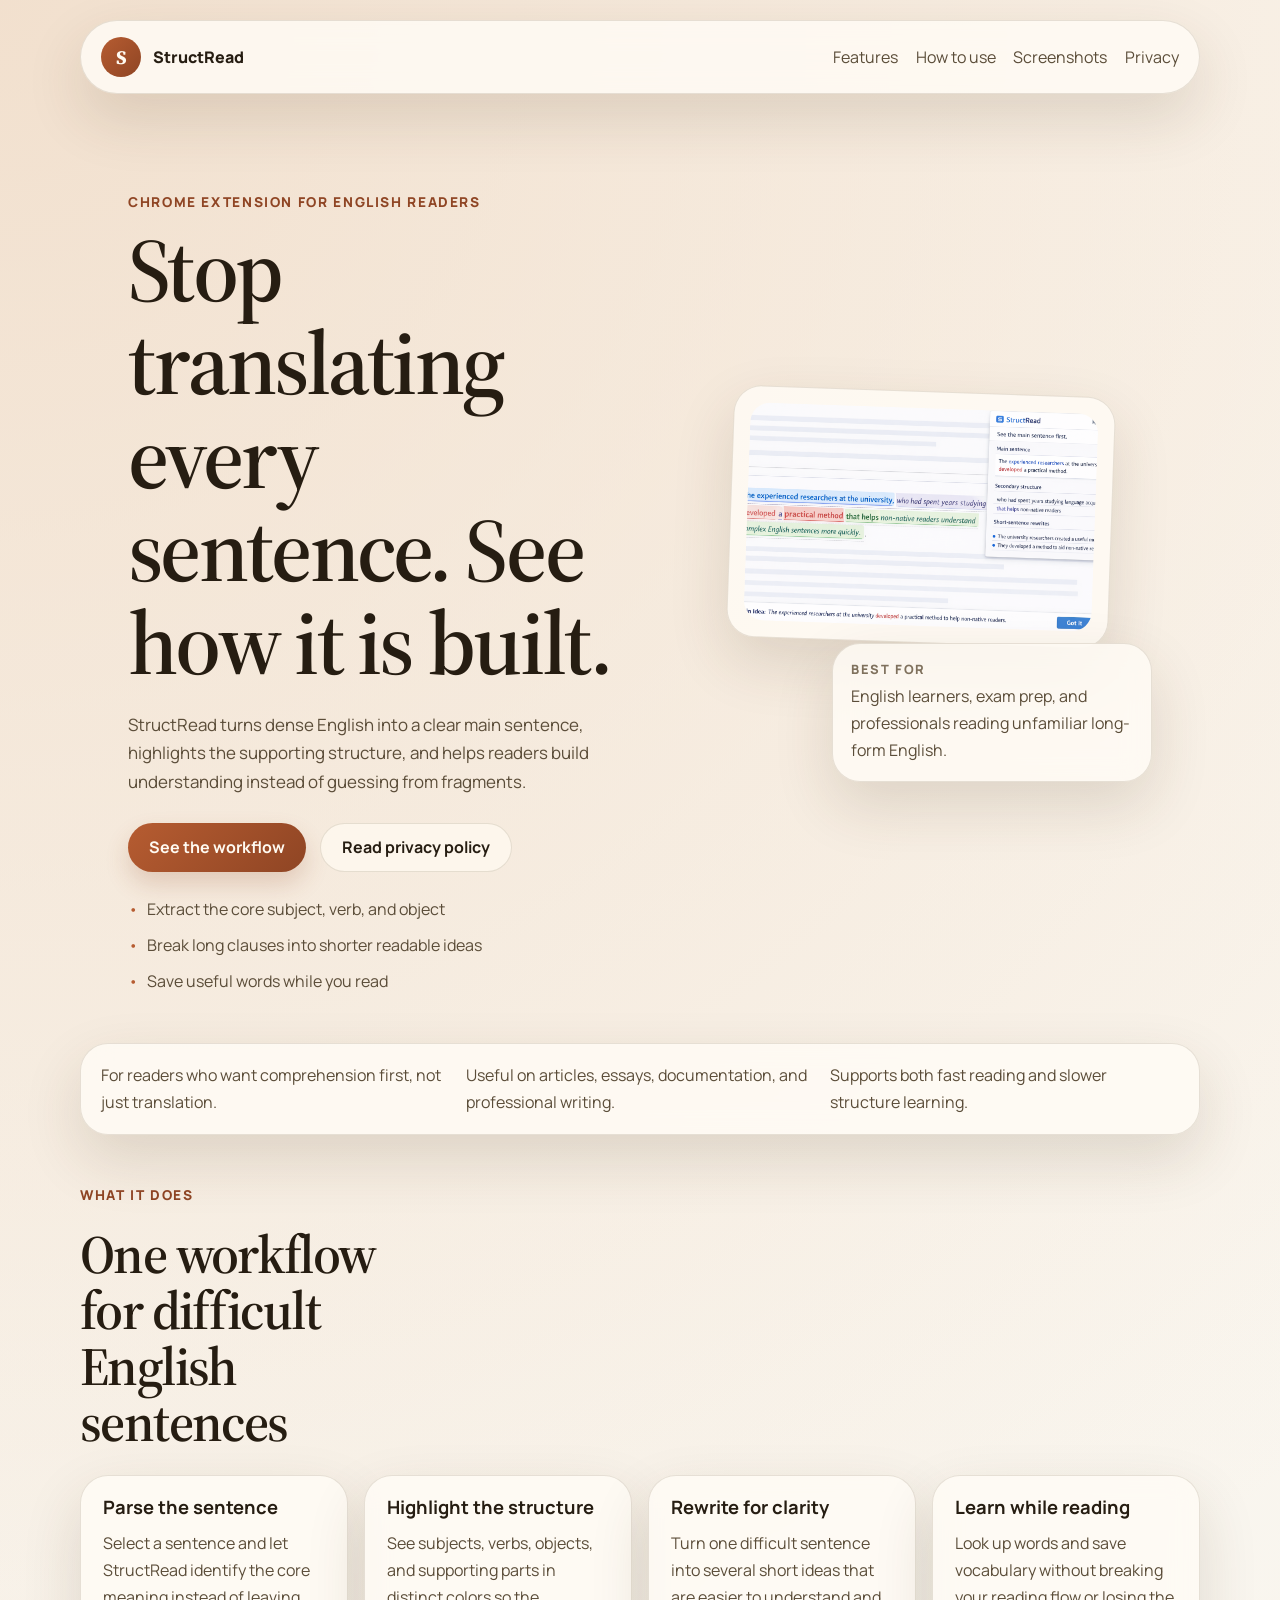
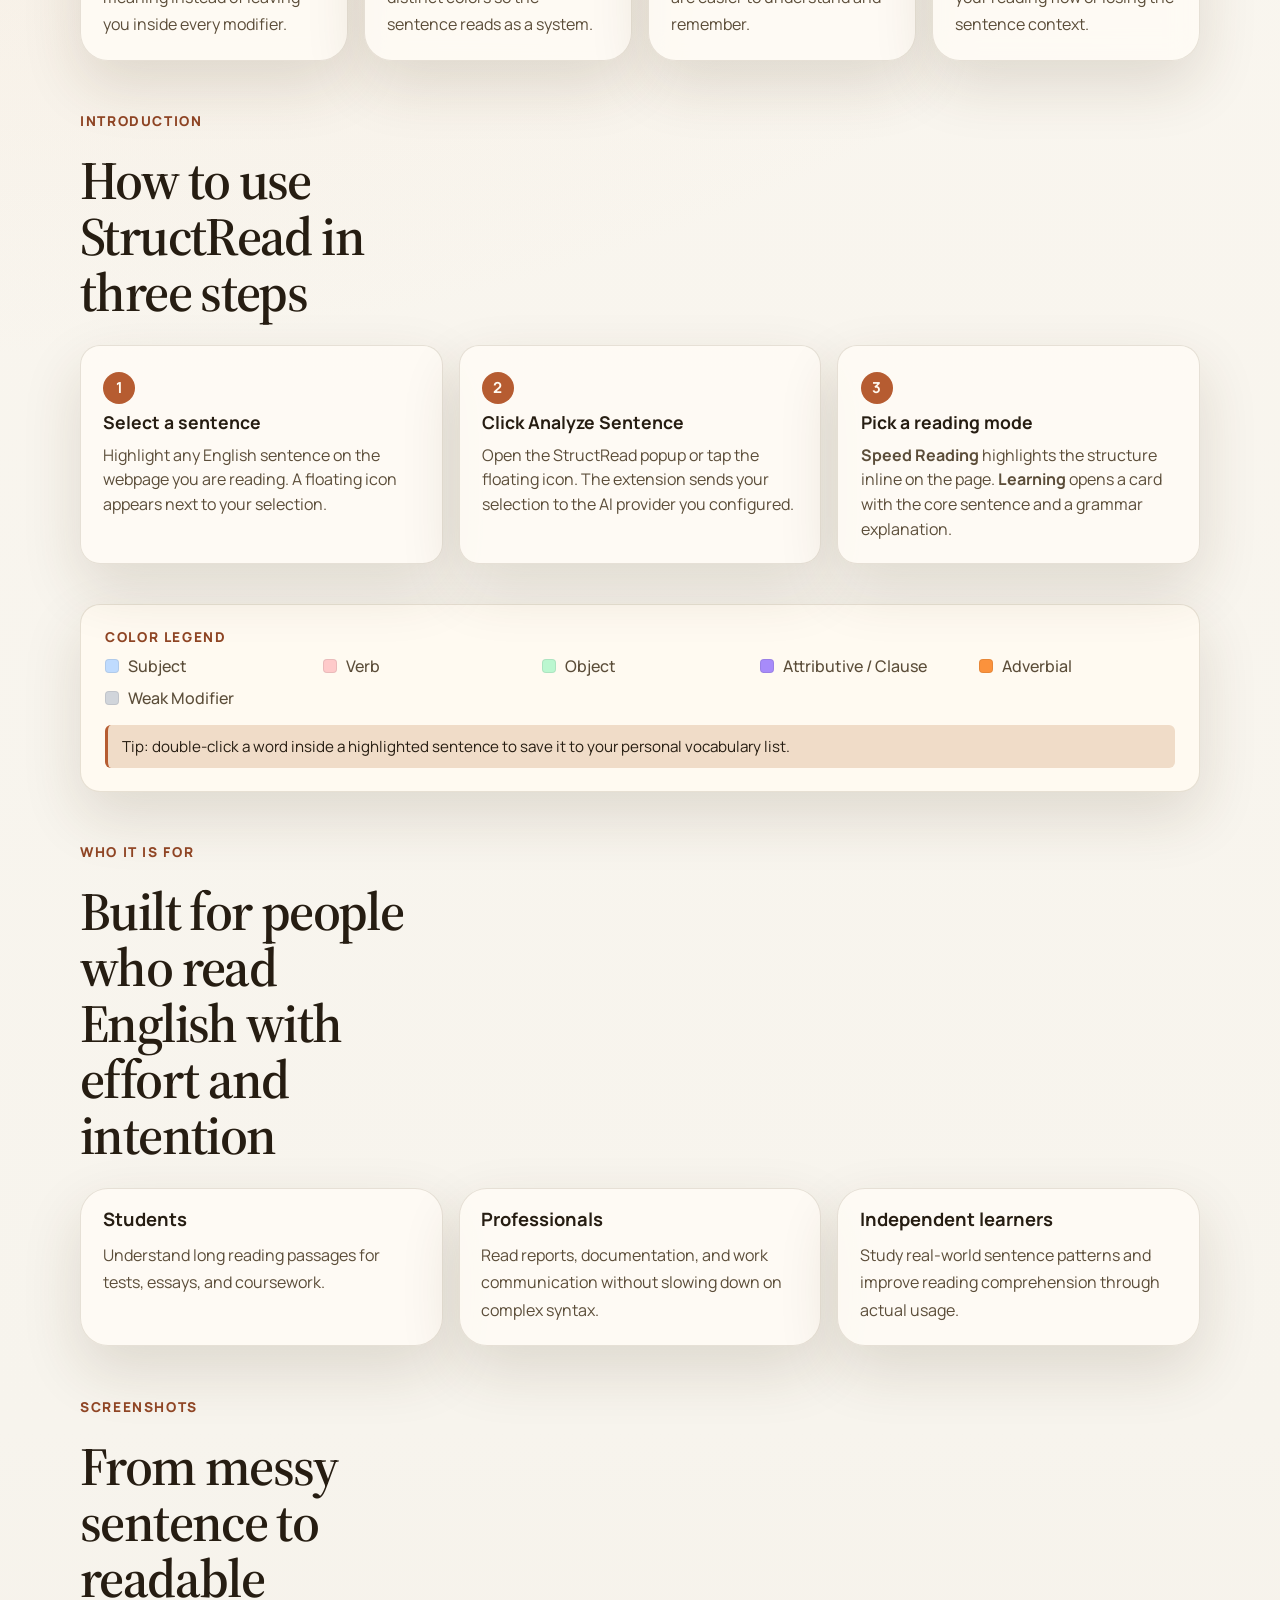
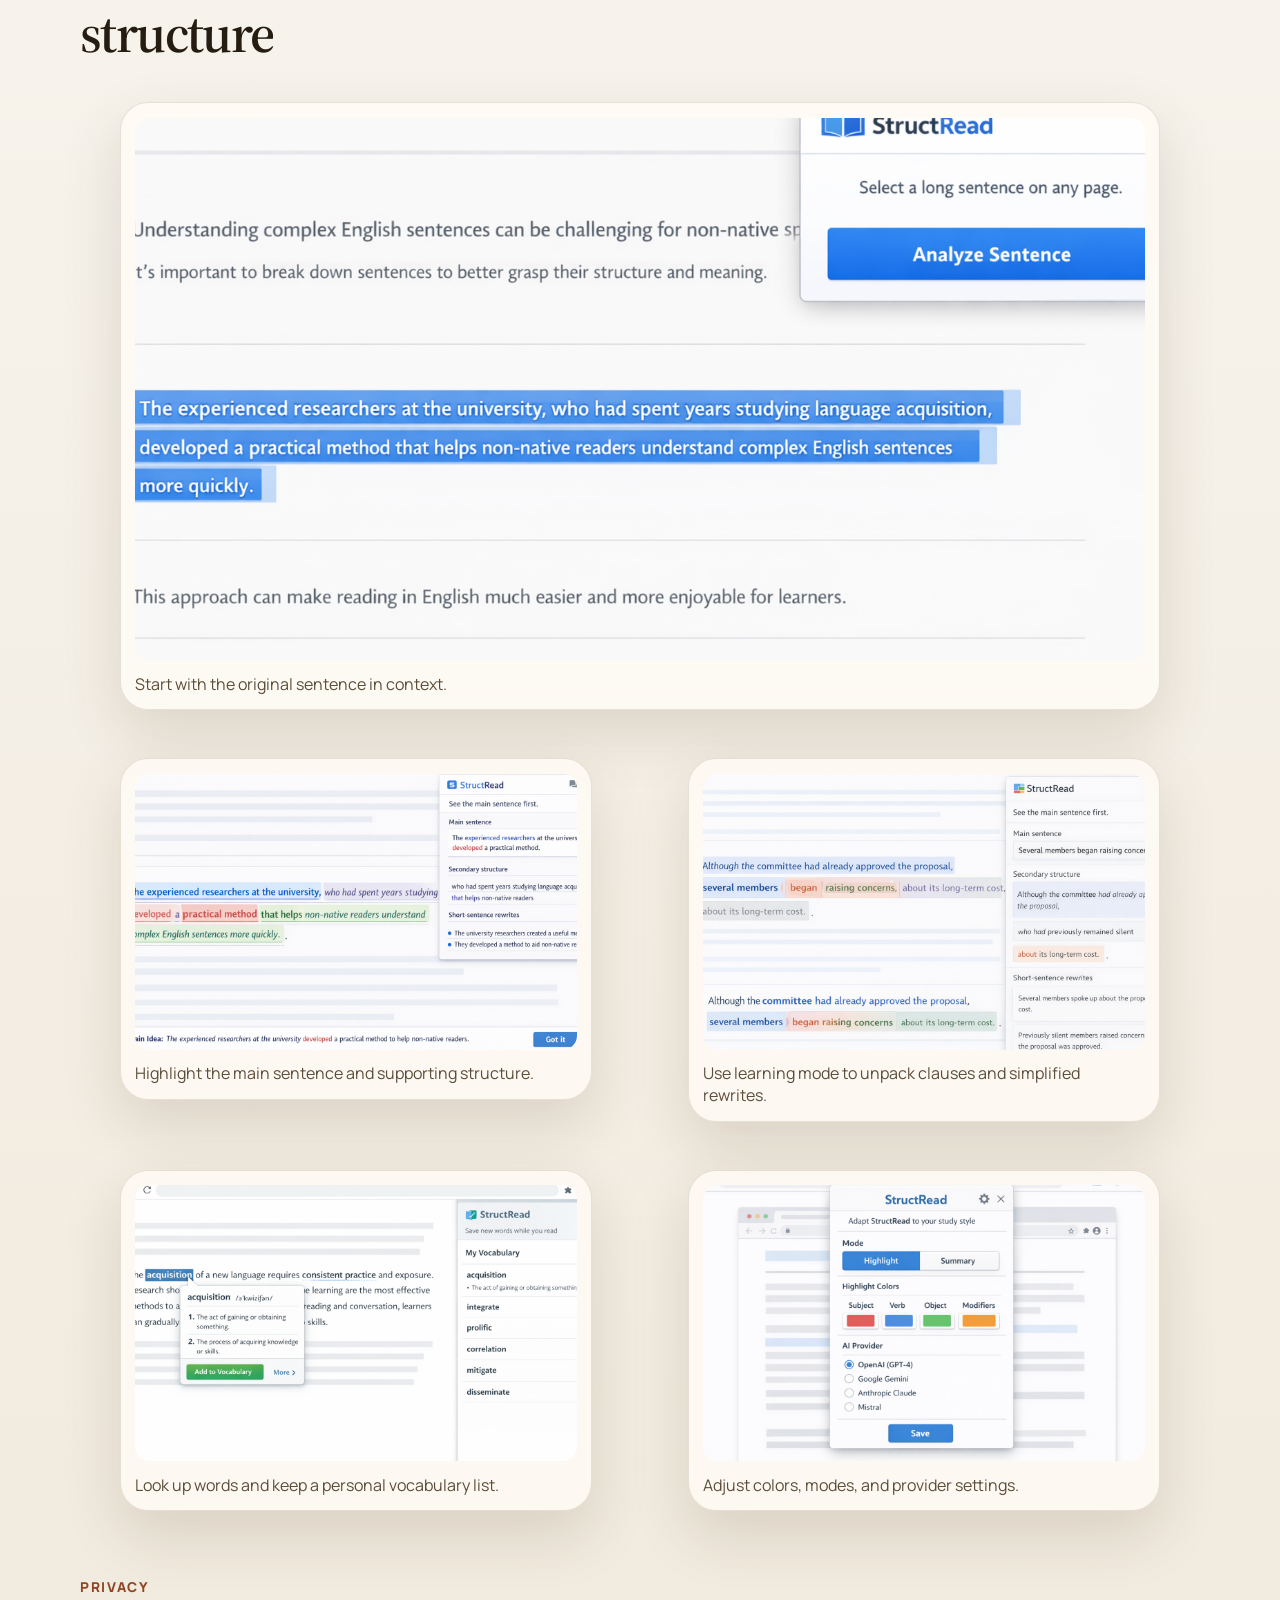
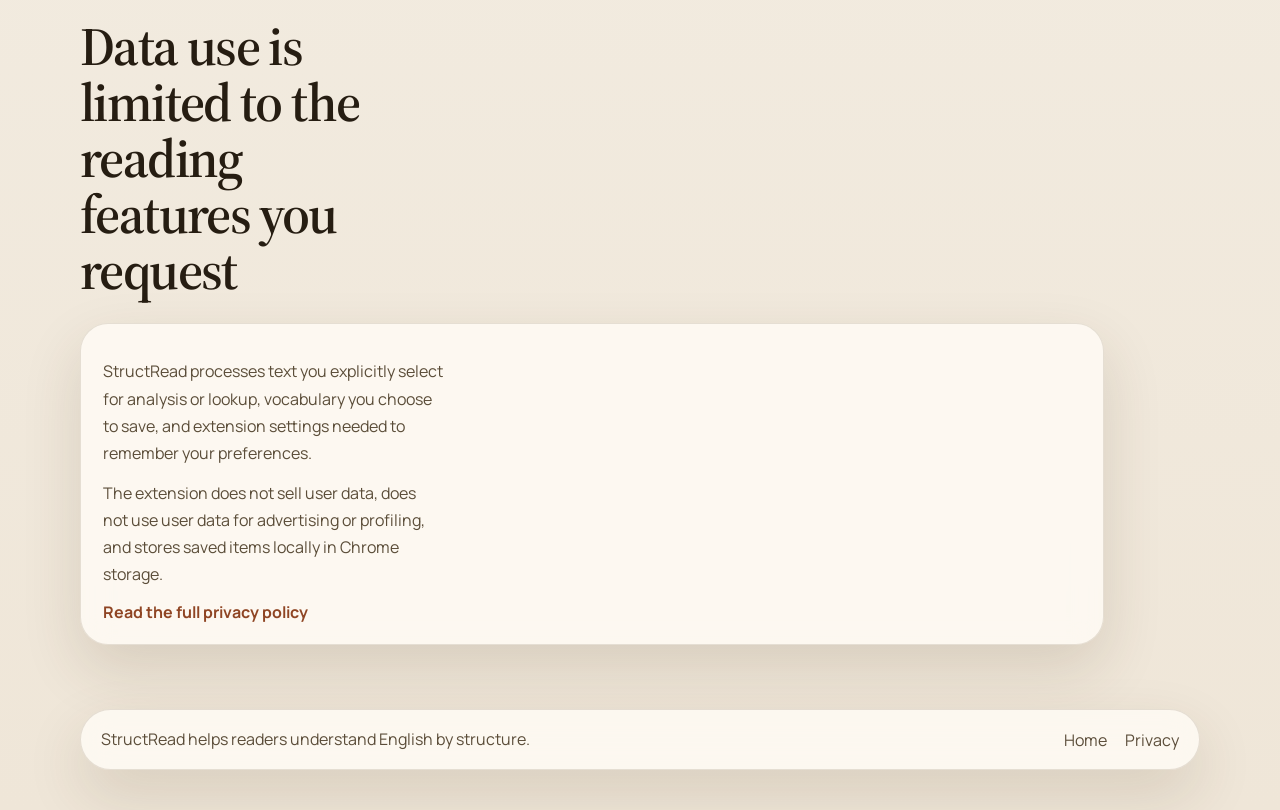
<file: site/index.html>
<!DOCTYPE html>
<html lang="en">
<head>
  <meta charset="UTF-8">
  <meta name="viewport" content="width=device-width, initial-scale=1.0">
  <meta name="description" content="StructRead helps English learners understand long sentences with AI-powered sentence parsing, structure highlighting, and vocabulary support.">
  <title>StructRead | Understand English by Structure</title>
  <link rel="preconnect" href="https://fonts.googleapis.com">
  <link rel="preconnect" href="https://fonts.gstatic.com" crossorigin>
  <link href="https://fonts.googleapis.com/css2?family=Manrope:wght@400;500;600;700;800&family=Source+Serif+4:opsz,wght@8..60,400;8..60,600&display=swap" rel="stylesheet">
  <link rel="stylesheet" href="styles.css">
</head>
<body>
  <div class="page-shell">
    <header class="site-header">
      <a class="brand" href="./index.html" aria-label="StructRead home">
        <span class="brand-mark">S</span>
        <span class="brand-text">StructRead</span>
      </a>
      <nav class="site-nav" aria-label="Primary">
        <a href="#features">Features</a>
        <a href="#how-to-use">How to use</a>
        <a href="#screenshots">Screenshots</a>
        <a href="#privacy">Privacy</a>
      </nav>
    </header>

    <main>
      <section class="hero">
        <div class="hero-copy">
          <p class="eyebrow">Chrome extension for English readers</p>
          <h1>Stop translating every sentence. See how it is built.</h1>
          <p class="lead">
            StructRead turns dense English into a clear main sentence, highlights the supporting structure,
            and helps readers build understanding instead of guessing from fragments.
          </p>
          <div class="hero-actions">
            <a class="button button-primary" href="#screenshots">See the workflow</a>
            <a class="button button-secondary" href="./privacy.html">Read privacy policy</a>
          </div>
          <ul class="hero-points" aria-label="Key benefits">
            <li>Extract the core subject, verb, and object</li>
            <li>Break long clauses into shorter readable ideas</li>
            <li>Save useful words while you read</li>
          </ul>
        </div>

        <div class="hero-visual">
          <figure class="device-frame">
            <img src="./images/screenshot-2-structure-highlight-upload.png" alt="StructRead highlighting the main sentence and structure on a web page.">
          </figure>
          <aside class="value-card">
            <p class="value-label">Best for</p>
            <p class="value-text">English learners, exam prep, and professionals reading unfamiliar long-form English.</p>
          </aside>
        </div>
      </section>

      <section class="proof-strip" aria-label="Who StructRead is for">
        <p>For readers who want comprehension first, not just translation.</p>
        <p>Useful on articles, essays, documentation, and professional writing.</p>
        <p>Supports both fast reading and slower structure learning.</p>
      </section>

      <section class="section-grid" id="features">
        <div class="section-heading">
          <p class="eyebrow">What it does</p>
          <h2>One workflow for difficult English sentences</h2>
        </div>
        <div class="feature-grid">
          <article class="feature-card">
            <h3>Parse the sentence</h3>
            <p>Select a sentence and let StructRead identify the core meaning instead of leaving you inside every modifier.</p>
          </article>
          <article class="feature-card">
            <h3>Highlight the structure</h3>
            <p>See subjects, verbs, objects, and supporting parts in distinct colors so the sentence reads as a system.</p>
          </article>
          <article class="feature-card">
            <h3>Rewrite for clarity</h3>
            <p>Turn one difficult sentence into several short ideas that are easier to understand and remember.</p>
          </article>
          <article class="feature-card">
            <h3>Learn while reading</h3>
            <p>Look up words and save vocabulary without breaking your reading flow or losing the sentence context.</p>
          </article>
        </div>
      </section>

      <section class="section-grid" id="how-to-use">
        <div class="section-heading">
          <p class="eyebrow">Introduction</p>
          <h2>How to use StructRead in three steps</h2>
        </div>
        <div class="howto-grid">
          <article class="howto-card">
            <span class="howto-step">1</span>
            <h3>Select a sentence</h3>
            <p>Highlight any English sentence on the webpage you are reading. A floating icon appears next to your selection.</p>
          </article>
          <article class="howto-card">
            <span class="howto-step">2</span>
            <h3>Click Analyze Sentence</h3>
            <p>Open the StructRead popup or tap the floating icon. The extension sends your selection to the AI provider you configured.</p>
          </article>
          <article class="howto-card">
            <span class="howto-step">3</span>
            <h3>Pick a reading mode</h3>
            <p><strong>Speed Reading</strong> highlights the structure inline on the page. <strong>Learning</strong> opens a card with the core sentence and a grammar explanation.</p>
          </article>
        </div>

        <div class="legend-panel">
          <p class="eyebrow">Color legend</p>
          <ul class="legend-list">
            <li><span class="legend-swatch" style="background:#bfdbfe"></span>Subject</li>
            <li><span class="legend-swatch" style="background:#fecaca"></span>Verb</li>
            <li><span class="legend-swatch" style="background:#bbf7d0"></span>Object</li>
            <li><span class="legend-swatch" style="background:#a78bfa"></span>Attributive / Clause</li>
            <li><span class="legend-swatch" style="background:#fb923c"></span>Adverbial</li>
            <li><span class="legend-swatch" style="background:#d1d5db"></span>Weak Modifier</li>
          </ul>
          <p class="legend-tip">Tip: double-click a word inside a highlighted sentence to save it to your personal vocabulary list.</p>
        </div>
      </section>

      <section class="section-grid audience-section">
        <div class="section-heading">
          <p class="eyebrow">Who it is for</p>
          <h2>Built for people who read English with effort and intention</h2>
        </div>
        <div class="audience-list">
          <article>
            <h3>Students</h3>
            <p>Understand long reading passages for tests, essays, and coursework.</p>
          </article>
          <article>
            <h3>Professionals</h3>
            <p>Read reports, documentation, and work communication without slowing down on complex syntax.</p>
          </article>
          <article>
            <h3>Independent learners</h3>
            <p>Study real-world sentence patterns and improve reading comprehension through actual usage.</p>
          </article>
        </div>
      </section>

      <section class="section-grid" id="screenshots">
        <div class="section-heading">
          <p class="eyebrow">Screenshots</p>
          <h2>From messy sentence to readable structure</h2>
        </div>
        <div class="shot-grid">
          <figure class="shot-card shot-card-wide">
            <img src="./images/screenshot-1-before-analysis-upload.png" alt="A long English sentence selected on a webpage before analysis.">
            <figcaption>Start with the original sentence in context.</figcaption>
          </figure>
          <figure class="shot-card">
            <img src="./images/screenshot-2-structure-highlight-upload.png" alt="The main sentence extracted and highlighted by StructRead.">
            <figcaption>Highlight the main sentence and supporting structure.</figcaption>
          </figure>
          <figure class="shot-card">
            <img src="./images/screenshot-3-learning-mode-upload.png" alt="Learning mode showing structure details and shorter rewrites.">
            <figcaption>Use learning mode to unpack clauses and simplified rewrites.</figcaption>
          </figure>
          <figure class="shot-card">
            <img src="./images/screenshot-4-word-lookup-upload.png" alt="Word lookup and vocabulary saving in StructRead.">
            <figcaption>Look up words and keep a personal vocabulary list.</figcaption>
          </figure>
          <figure class="shot-card">
            <img src="./images/screenshot-5-settings-upload.png" alt="StructRead settings for highlight colors and AI providers.">
            <figcaption>Adjust colors, modes, and provider settings.</figcaption>
          </figure>
        </div>
      </section>

      <section class="section-grid privacy-summary" id="privacy">
        <div class="section-heading">
          <p class="eyebrow">Privacy</p>
          <h2>Data use is limited to the reading features you request</h2>
        </div>
        <div class="privacy-panel">
          <p>
            StructRead processes text you explicitly select for analysis or lookup, vocabulary you choose to save,
            and extension settings needed to remember your preferences.
          </p>
          <p>
            The extension does not sell user data, does not use user data for advertising or profiling, and stores
            saved items locally in Chrome storage.
          </p>
          <a class="text-link" href="./privacy.html">Read the full privacy policy</a>
        </div>
      </section>
    </main>

    <footer class="site-footer">
      <p>StructRead helps readers understand English by structure.</p>
      <div class="footer-links">
        <a href="./index.html">Home</a>
        <a href="./privacy.html">Privacy</a>
      </div>
    </footer>
  </div>
</body>
</html>
</file>
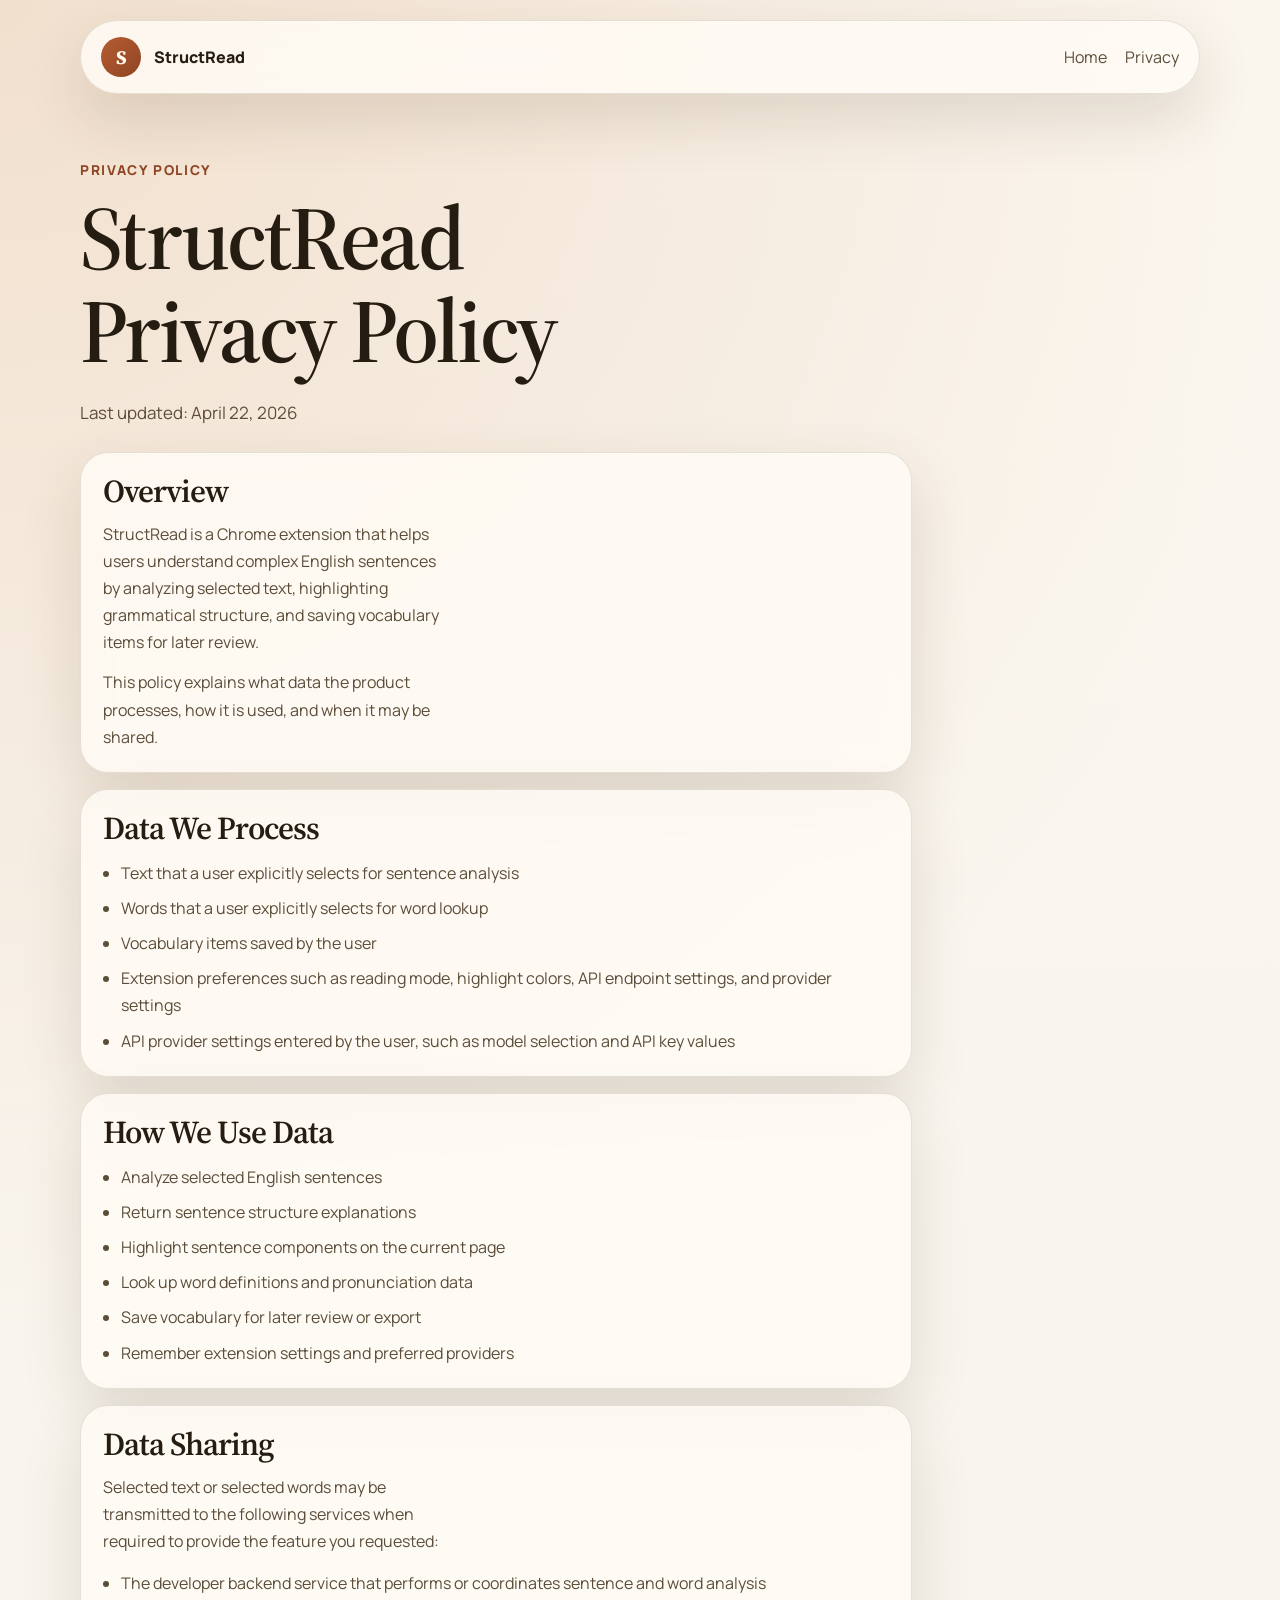
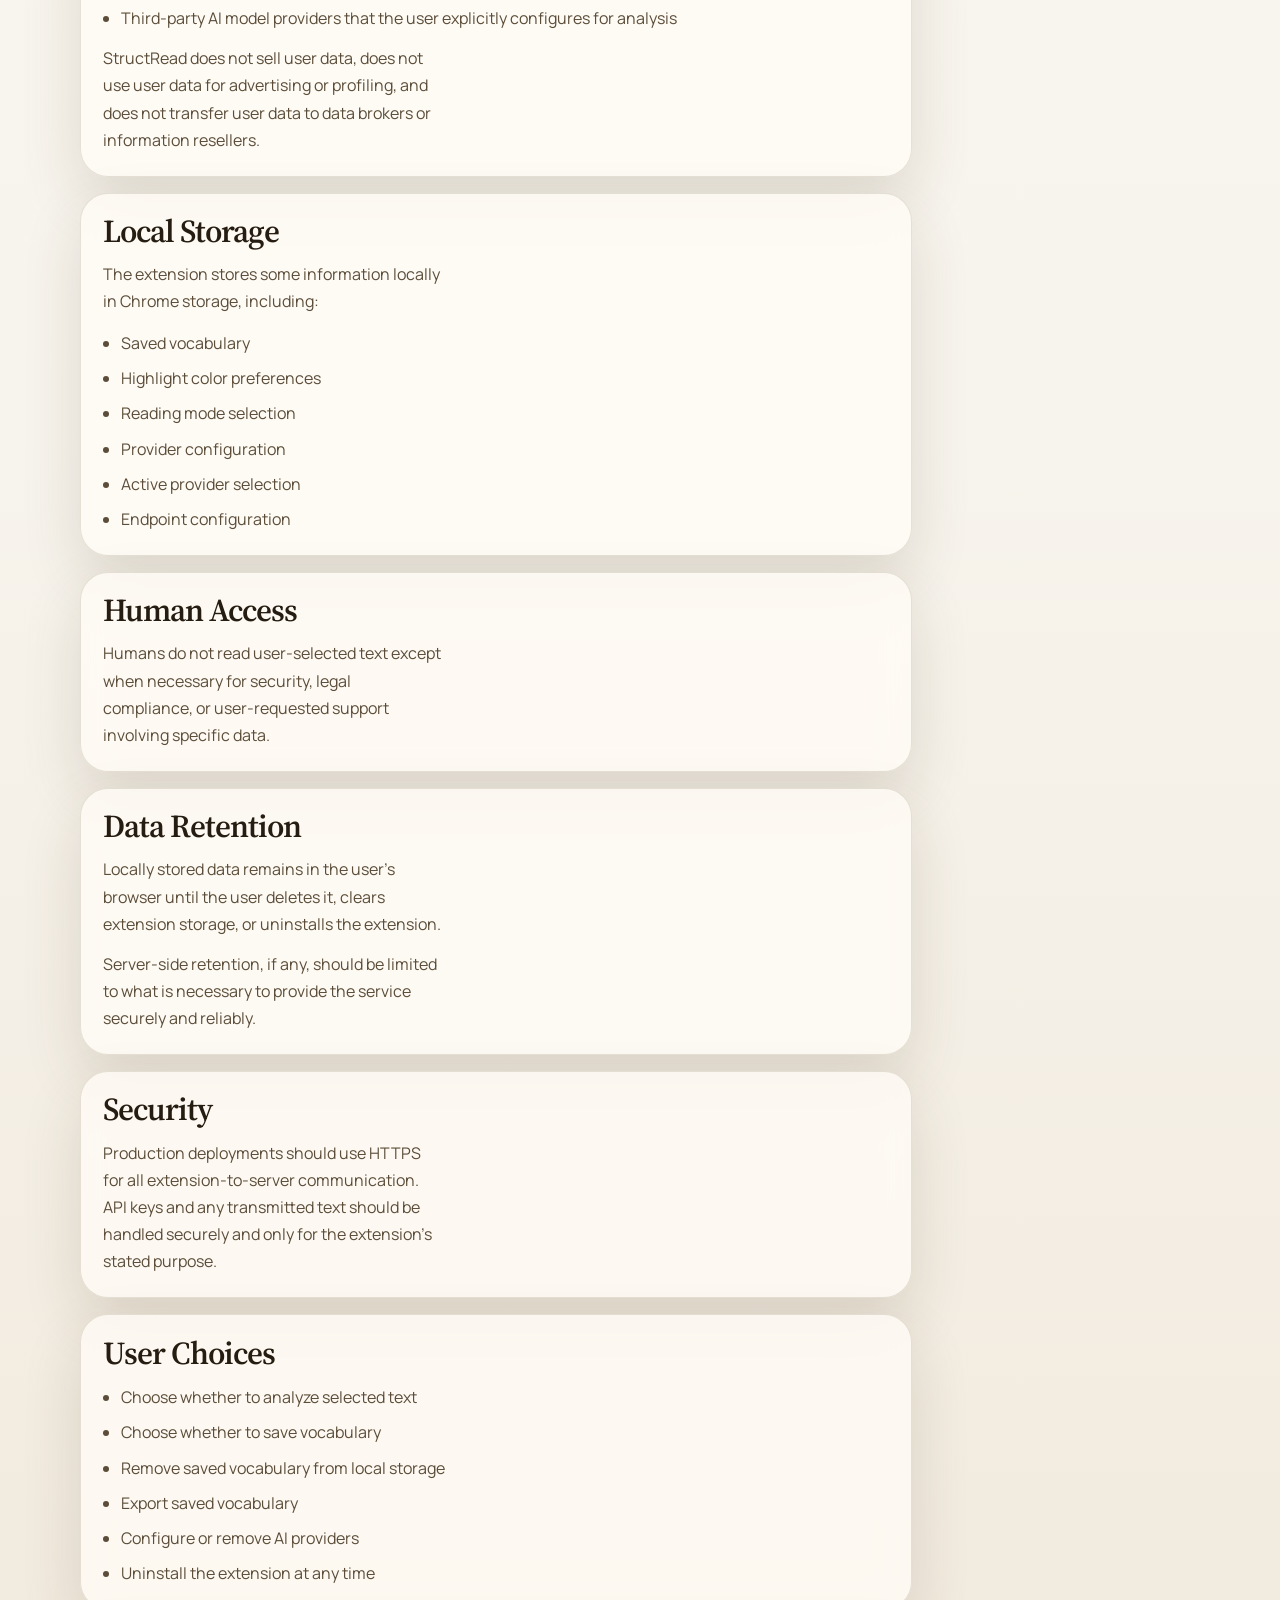
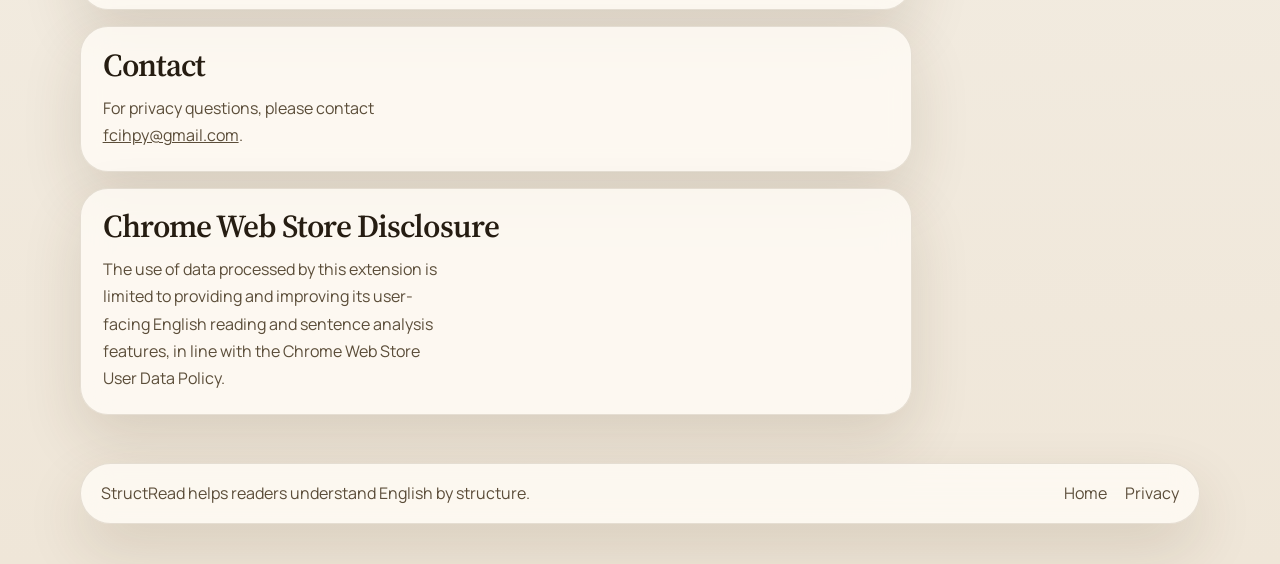
<file: site/privacy.html>
<!DOCTYPE html>
<html lang="en">
<head>
  <meta charset="UTF-8">
  <meta name="viewport" content="width=device-width, initial-scale=1.0">
  <meta name="description" content="Privacy Policy for StructRead, a Chrome extension for English sentence analysis and vocabulary support.">
  <title>StructRead Privacy Policy</title>
  <link rel="preconnect" href="https://fonts.googleapis.com">
  <link rel="preconnect" href="https://fonts.gstatic.com" crossorigin>
  <link href="https://fonts.googleapis.com/css2?family=Manrope:wght@400;500;600;700;800&family=Source+Serif+4:opsz,wght@8..60,400;8..60,600&display=swap" rel="stylesheet">
  <link rel="stylesheet" href="styles.css">
</head>
<body>
  <div class="page-shell">
    <header class="site-header">
      <a class="brand" href="./index.html" aria-label="StructRead home">
        <span class="brand-mark">S</span>
        <span class="brand-text">StructRead</span>
      </a>
      <nav class="site-nav" aria-label="Primary">
        <a href="./index.html">Home</a>
        <a href="./privacy.html" aria-current="page">Privacy</a>
      </nav>
    </header>

    <main class="policy-layout">
      <section class="policy-hero">
        <p class="eyebrow">Privacy Policy</p>
        <h1>StructRead Privacy Policy</h1>
        <p class="lead">Last updated: April 22, 2026</p>
      </section>

      <section class="policy-card">
        <h2>Overview</h2>
        <p>
          StructRead is a Chrome extension that helps users understand complex English sentences by analyzing
          selected text, highlighting grammatical structure, and saving vocabulary items for later review.
        </p>
        <p>
          This policy explains what data the product processes, how it is used, and when it may be shared.
        </p>
      </section>

      <section class="policy-card">
        <h2>Data We Process</h2>
        <ul class="policy-list">
          <li>Text that a user explicitly selects for sentence analysis</li>
          <li>Words that a user explicitly selects for word lookup</li>
          <li>Vocabulary items saved by the user</li>
          <li>Extension preferences such as reading mode, highlight colors, API endpoint settings, and provider settings</li>
          <li>API provider settings entered by the user, such as model selection and API key values</li>
        </ul>
      </section>

      <section class="policy-card">
        <h2>How We Use Data</h2>
        <ul class="policy-list">
          <li>Analyze selected English sentences</li>
          <li>Return sentence structure explanations</li>
          <li>Highlight sentence components on the current page</li>
          <li>Look up word definitions and pronunciation data</li>
          <li>Save vocabulary for later review or export</li>
          <li>Remember extension settings and preferred providers</li>
        </ul>
      </section>

      <section class="policy-card">
        <h2>Data Sharing</h2>
        <p>Selected text or selected words may be transmitted to the following services when required to provide the feature you requested:</p>
        <ul class="policy-list">
          <li>The developer backend service that performs or coordinates sentence and word analysis</li>
          <li>Third-party AI model providers that the user explicitly configures for analysis</li>
        </ul>
        <p>StructRead does not sell user data, does not use user data for advertising or profiling, and does not transfer user data to data brokers or information resellers.</p>
      </section>

      <section class="policy-card">
        <h2>Local Storage</h2>
        <p>The extension stores some information locally in Chrome storage, including:</p>
        <ul class="policy-list">
          <li>Saved vocabulary</li>
          <li>Highlight color preferences</li>
          <li>Reading mode selection</li>
          <li>Provider configuration</li>
          <li>Active provider selection</li>
          <li>Endpoint configuration</li>
        </ul>
      </section>

      <section class="policy-card">
        <h2>Human Access</h2>
        <p>
          Humans do not read user-selected text except when necessary for security, legal compliance,
          or user-requested support involving specific data.
        </p>
      </section>

      <section class="policy-card">
        <h2>Data Retention</h2>
        <p>
          Locally stored data remains in the user's browser until the user deletes it, clears extension storage,
          or uninstalls the extension.
        </p>
        <p>
          Server-side retention, if any, should be limited to what is necessary to provide the service securely and reliably.
        </p>
      </section>

      <section class="policy-card">
        <h2>Security</h2>
        <p>
          Production deployments should use HTTPS for all extension-to-server communication. API keys and any transmitted
          text should be handled securely and only for the extension's stated purpose.
        </p>
      </section>

      <section class="policy-card">
        <h2>User Choices</h2>
        <ul class="policy-list">
          <li>Choose whether to analyze selected text</li>
          <li>Choose whether to save vocabulary</li>
          <li>Remove saved vocabulary from local storage</li>
          <li>Export saved vocabulary</li>
          <li>Configure or remove AI providers</li>
          <li>Uninstall the extension at any time</li>
        </ul>
      </section>

      <section class="policy-card">
        <h2>Contact</h2>
        <p>
          For privacy questions, please contact <a href="mailto:fcihpy@gmail.com">fcihpy@gmail.com</a>.
        </p>
      </section>

      <section class="policy-card">
        <h2>Chrome Web Store Disclosure</h2>
        <p>
          The use of data processed by this extension is limited to providing and improving its user-facing English
          reading and sentence analysis features, in line with the Chrome Web Store User Data Policy.
        </p>
      </section>
    </main>

    <footer class="site-footer">
      <p>StructRead helps readers understand English by structure.</p>
      <div class="footer-links">
        <a href="./index.html">Home</a>
        <a href="./privacy.html">Privacy</a>
      </div>
    </footer>
  </div>
</body>
</html>
</file>
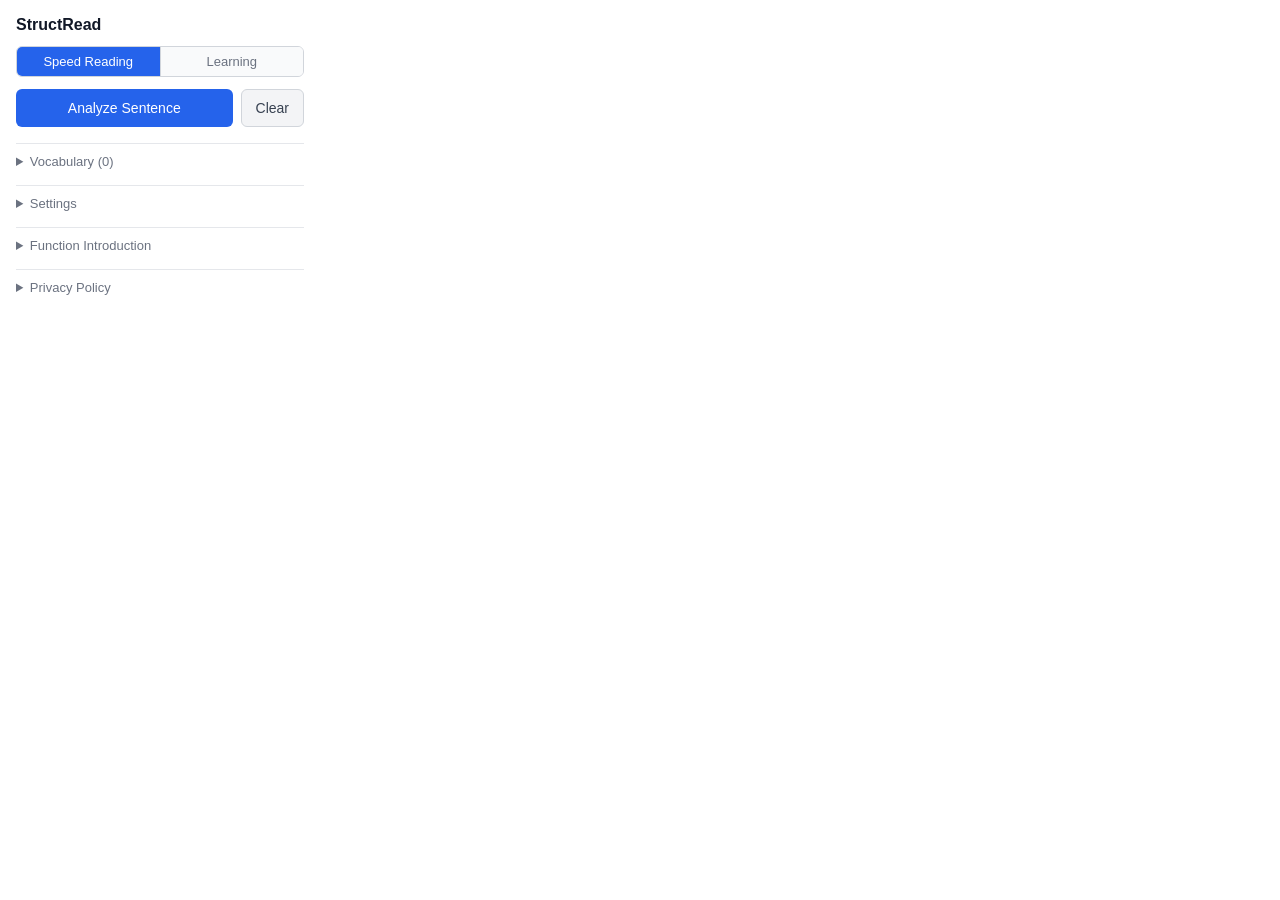
<file: extension/popup/popup.html>
<!DOCTYPE html>
<html lang="en">
<head>
  <meta charset="UTF-8">
  <meta name="viewport" content="width=device-width, initial-scale=1.0">
  <link rel="stylesheet" href="popup.css">
  <title>StructRead</title>
</head>
<body>
  <div class="popup-container">
    <h1 class="popup-title">StructRead</h1>

    <div class="mode-switch">
      <button id="modeSpeed" class="mode-btn active" data-mode="speed">Speed Reading</button>
      <button id="modeLearning" class="mode-btn" data-mode="learning">Learning</button>
    </div>

    <div class="btn-row">
      <button id="analyzeBtn" class="btn-primary">Analyze Sentence</button>
      <button id="clearBtn" class="btn-clear">Clear</button>
    </div>

    <div id="status" class="status hidden"></div>

    <div id="resultArea" class="result-area hidden">
      <div class="result-section">
        <h3>Core Sentence</h3>
        <p id="coreSentence" class="core-sentence"></p>
      </div>
      <div class="result-section">
        <h3>Explanation</h3>
        <p id="explanation" class="explanation"></p>
      </div>
    </div>

    <details class="settings-section" id="vocabSection">
      <summary>Vocabulary (<span id="vocabCount">0</span>)</summary>
      <div class="vocab-body">
        <div id="vocabList" class="vocab-list"></div>
        <div class="vocab-actions">
          <button id="clearVocabBtn" class="btn-secondary">Clear All</button>
          <button id="exportVocabBtn" class="btn-secondary">Export CSV</button>
        </div>
      </div>
    </details>

    <details class="settings-section">
      <summary>Settings</summary>
      <div class="settings-body">
        <div class="model-settings">
          <h4>AI Model</h4>
          <div id="providerList" class="provider-list"></div>
          <div id="addProviderArea" class="add-provider-area">
            <div class="add-provider-row">
              <select id="providerSelect" class="provider-select">
                <option value="" disabled selected>+ Add Model</option>
                <option value="gpt-4o-mini">GPT-4o Mini</option>
                <option value="gpt-4o">GPT-4o</option>
                <option value="gpt-4.1-mini">GPT-4.1 Mini</option>
                <option value="gpt-4.1">GPT-4.1</option>
                <option value="claude-haiku-4-5">Claude Haiku 4.5</option>
                <option value="claude-sonnet-4-5">Claude Sonnet 4.5</option>
                <option value="claude-opus-4">Claude Opus 4</option>
                <option value="deepseek-chat">DeepSeek V3</option>
                <option value="deepseek-reasoner">DeepSeek R1</option>
              </select>
            </div>
            <div id="keyInputArea" class="key-input-area hidden">
              <div class="key-input-label" id="keyInputLabel">API Key</div>
              <div class="key-input-row">
                <input type="password" id="providerApiKey" placeholder="sk-..." />
                <button id="saveProviderBtn" class="btn-secondary">Add</button>
                <button id="cancelProviderBtn" class="btn-secondary">Cancel</button>
              </div>
            </div>
          </div>
        </div>

        <div class="color-settings">
          <h4>Highlight Colors</h4>
          <div class="color-row">
            <label>Subject</label>
            <input type="color" id="colorSubject" value="#bfdbfe" />
          </div>
          <div class="color-row">
            <label>Verb</label>
            <input type="color" id="colorVerb" value="#fecaca" />
          </div>
          <div class="color-row">
            <label>Object</label>
            <input type="color" id="colorObject" value="#bbf7d0" />
          </div>
          <div class="color-row">
            <label>Attributive</label>
            <input type="color" id="colorAttributive" value="#a78bfa" />
          </div>
          <div class="color-row">
            <label>Adverbial</label>
            <input type="color" id="colorAdverbial" value="#fb923c" />
          </div>
          <div class="color-row">
            <label>Weak Modifier</label>
            <input type="color" id="colorWeak" value="#d1d5db" />
          </div>
          <div class="color-actions">
            <button id="saveColorsBtn" class="btn-secondary">Save Colors</button>
            <button id="resetColorsBtn" class="btn-secondary">Reset</button>
            <span id="colorsSaved" class="settings-saved hidden">Saved!</span>
          </div>
        </div>
      </div>
    </details>

    <details class="settings-section">
      <summary>Function Introduction</summary>
      <div class="info-body">
        <p class="info-intro">StructRead helps you understand complex English sentences by parsing their grammatical structure with AI.</p>

        <h4>How to use</h4>
        <ol class="info-steps">
          <li>Select any English sentence on a webpage.</li>
          <li>Click <strong>Analyze Sentence</strong> in this popup, or use the floating icon.</li>
          <li>Pick a mode:
            <ul class="info-submodes">
              <li><strong>Speed Reading</strong> — inline color highlights on the page.</li>
              <li><strong>Learning</strong> — a card with core sentence and grammar explanation.</li>
            </ul>
          </li>
        </ol>

        <h4>Color Legend</h4>
        <ul class="info-legend">
          <li><span class="legend-swatch" style="background:#bfdbfe"></span>Subject</li>
          <li><span class="legend-swatch" style="background:#fecaca"></span>Verb</li>
          <li><span class="legend-swatch" style="background:#bbf7d0"></span>Object</li>
          <li><span class="legend-swatch" style="background:#a78bfa"></span>Attributive / Clause</li>
          <li><span class="legend-swatch" style="background:#fb923c"></span>Adverbial</li>
          <li><span class="legend-swatch" style="background:#d1d5db"></span>Weak Modifier</li>
        </ul>

        <p class="info-tip">Tip: double-click a word inside a highlighted sentence to save it to your vocabulary.</p>
      </div>
    </details>

    <details class="settings-section">
      <summary>Privacy Policy</summary>
      <div class="info-body">
        <p class="info-intro">We process only the text and words you explicitly select, plus your extension preferences.</p>
        <ul class="info-bullets">
          <li>Selected sentences and words are sent to the analysis backend and the AI provider you configure.</li>
          <li>Vocabulary, colors, and provider settings are stored locally in Chrome storage.</li>
          <li>We do not sell, share for advertising, or transfer your data to data brokers.</li>
          <li>You can clear vocabulary, remove providers, or uninstall the extension at any time.</li>
        </ul>
        <p class="info-link-row">
          <a href="https://chaincoinlab.github.io/structread/privacy.html" target="_blank" rel="noopener" class="info-link">Read the full Privacy Policy &rarr;</a>
        </p>
      </div>
    </details>
  </div>

  <script src="../shared/runtime-config.js"></script>
  <script src="popup.js"></script>
</body>
</html>
</file>
<file: site/styles.css>
:root {
  --bg: #f7f4ed;
  --bg-strong: #e8decd;
  --surface: rgba(255, 252, 246, 0.82);
  --surface-strong: #fffaf1;
  --surface-stroke: rgba(87, 69, 34, 0.14);
  --text: #261d12;
  --text-soft: #5b4d39;
  --text-muted: #7f715d;
  --accent: #b65c31;
  --accent-deep: #8f4524;
  --accent-pale: #f0dcc8;
  --shadow: 0 24px 60px rgba(73, 52, 23, 0.14);
  --radius-lg: 28px;
  --radius-md: 20px;
  --radius-sm: 14px;
  --space-xs: 0.25rem;
  --space-sm: 0.5rem;
  --space-md: 0.75rem;
  --space-lg: 1rem;
  --space-xl: 1.5rem;
  --space-2xl: 2rem;
  --space-3xl: 3rem;
  --space-4xl: 4rem;
  --content-width: 1120px;
}

* {
  box-sizing: border-box;
}

html {
  scroll-behavior: smooth;
}

body {
  margin: 0;
  min-height: 100vh;
  font-family: "Manrope", "Segoe UI", sans-serif;
  color: var(--text);
  background:
    radial-gradient(circle at top left, rgba(240, 220, 200, 0.85), transparent 34%),
    linear-gradient(180deg, #fbf7f0 0%, var(--bg) 54%, #efe6d8 100%);
}

img {
  display: block;
  max-width: 100%;
}

a {
  color: inherit;
}

.page-shell {
  width: min(calc(100% - 2rem), var(--content-width));
  margin: 0 auto;
  padding: 1.25rem 0 2.5rem;
}

.site-header,
.site-footer,
.proof-strip,
.feature-card,
.shot-card,
.privacy-panel,
.policy-card,
.value-card {
  backdrop-filter: blur(14px);
  -webkit-backdrop-filter: blur(14px);
}

.site-header,
.site-footer {
  display: flex;
  align-items: center;
  justify-content: space-between;
  gap: var(--space-lg);
  padding: 1rem 1.25rem;
  background: var(--surface);
  border: 1px solid var(--surface-stroke);
  border-radius: 999px;
  box-shadow: var(--shadow);
}

.site-header {
  position: sticky;
  top: 1rem;
  z-index: 10;
}

.brand {
  display: inline-flex;
  align-items: center;
  gap: 0.8rem;
  font-weight: 800;
  text-decoration: none;
}

.brand-mark {
  display: grid;
  place-items: center;
  width: 2.5rem;
  height: 2.5rem;
  border-radius: 50%;
  font-family: "Source Serif 4", Georgia, serif;
  font-size: 1.2rem;
  color: var(--surface-strong);
  background: linear-gradient(135deg, var(--accent) 0%, var(--accent-deep) 100%);
}

.site-nav,
.footer-links {
  display: flex;
  align-items: center;
  gap: 1.1rem;
}

.site-nav a,
.footer-links a,
.text-link {
  color: var(--text-soft);
  text-decoration: none;
}

.site-nav a:hover,
.footer-links a:hover,
.text-link:hover {
  color: var(--accent-deep);
}

.hero,
.section-grid,
.policy-layout {
  margin-top: clamp(2rem, 4vw, 4.5rem);
}

.hero {
  display: grid;
  grid-template-columns: minmax(0, 1.05fr) minmax(320px, 0.95fr);
  gap: clamp(1.5rem, 4vw, 4rem);
  align-items: center;
  padding: clamp(1.5rem, 4vw, 3rem);
}

.eyebrow {
  margin: 0 0 var(--space-md);
  font-size: 0.85rem;
  font-weight: 800;
  letter-spacing: 0.12em;
  text-transform: uppercase;
  color: var(--accent-deep);
}

h1,
h2,
h3 {
  margin: 0;
  line-height: 1.04;
}

h1,
h2 {
  font-family: "Source Serif 4", Georgia, serif;
  font-weight: 600;
  letter-spacing: -0.03em;
}

h1 {
  max-width: 11ch;
  font-size: clamp(3rem, 7vw, 5.8rem);
}

h2 {
  max-width: 12ch;
  font-size: clamp(2rem, 4.2vw, 3.5rem);
}

h3 {
  font-size: 1.15rem;
}

.lead,
.feature-card p,
.audience-list p,
.privacy-panel p,
.policy-card p,
.policy-list,
.proof-strip p,
.site-footer p,
.value-text,
.hero-points {
  line-height: 1.7;
  color: var(--text-soft);
}

.lead {
  max-width: 58ch;
  margin: 1.35rem 0 0;
  font-size: 1.06rem;
}

.hero-actions {
  display: flex;
  flex-wrap: wrap;
  gap: 0.9rem;
  margin-top: 1.6rem;
}

.button {
  display: inline-flex;
  align-items: center;
  justify-content: center;
  min-height: 3rem;
  padding: 0.8rem 1.3rem;
  border-radius: 999px;
  font-weight: 700;
  text-decoration: none;
}

.button-primary {
  color: var(--surface-strong);
  background: linear-gradient(135deg, var(--accent) 0%, var(--accent-deep) 100%);
  box-shadow: 0 12px 24px rgba(143, 69, 36, 0.2);
}

.button-secondary {
  border: 1px solid var(--surface-stroke);
  background: rgba(255, 250, 241, 0.75);
}

.hero-points {
  display: grid;
  gap: 0.55rem;
  padding: 0;
  margin: 1.5rem 0 0;
  list-style: none;
}

.hero-points li::before {
  content: "•";
  margin-right: 0.55rem;
  color: var(--accent);
}

.hero-visual {
  display: grid;
  gap: 1rem;
  align-items: start;
}

.device-frame,
.shot-card,
.feature-card,
.privacy-panel,
.policy-card,
.value-card,
.proof-strip,
.audience-list article {
  border: 1px solid var(--surface-stroke);
  border-radius: var(--radius-lg);
  background: var(--surface);
  box-shadow: var(--shadow);
}

.device-frame {
  padding: 1rem;
  transform: rotate(2deg);
}

.device-frame img {
  border-radius: calc(var(--radius-lg) - 0.5rem);
}

.value-card {
  width: min(20rem, 82%);
  padding: 1rem 1.15rem;
  justify-self: end;
  transform: translateY(-2rem);
}

.value-label {
  margin: 0 0 0.35rem;
  font-size: 0.8rem;
  font-weight: 800;
  letter-spacing: 0.12em;
  text-transform: uppercase;
  color: var(--text-muted);
}

.value-text {
  margin: 0;
}

.proof-strip {
  display: grid;
  grid-template-columns: repeat(3, minmax(0, 1fr));
  gap: 1rem;
  padding: 1.1rem 1.25rem;
}

.proof-strip p {
  margin: 0;
}

.section-grid {
  display: grid;
  gap: 1.5rem;
}

.section-heading {
  display: grid;
  gap: 0.7rem;
}

.feature-grid,
.audience-list,
.shot-grid {
  display: grid;
  gap: 1rem;
}

.feature-grid {
  grid-template-columns: repeat(auto-fit, minmax(220px, 1fr));
}

.feature-card,
.privacy-panel,
.policy-card,
.audience-list article {
  padding: 1.35rem;
}

.feature-card p,
.audience-list p,
.privacy-panel p,
.policy-card p {
  margin: 0.8rem 0 0;
  max-width: 34ch;
}

.audience-list {
  grid-template-columns: repeat(auto-fit, minmax(240px, 1fr));
}

.shot-grid {
  grid-template-columns: repeat(2, minmax(0, 1fr));
  align-items: start;
}

.shot-card {
  padding: 0.9rem;
}

.shot-card img {
  border-radius: calc(var(--radius-md) - 0.35rem);
  aspect-ratio: 16 / 10;
  object-fit: cover;
}

.shot-card-wide {
  grid-column: 1 / -1;
}

.shot-card-wide img {
  aspect-ratio: 16 / 8.6;
}

figcaption {
  margin-top: 0.8rem;
  color: var(--text-soft);
}

.privacy-summary {
  padding-bottom: 1rem;
}

/* How to use section */
.howto-grid {
  display: grid;
  grid-template-columns: repeat(auto-fit, minmax(240px, 1fr));
  gap: 1rem;
}

.howto-card {
  position: relative;
  padding: 1.6rem 1.4rem 1.35rem;
  border-radius: var(--radius-md);
  background: var(--surface);
  border: 1px solid var(--surface-stroke);
  box-shadow: var(--shadow);
}

.howto-card h3 {
  margin: 0.6rem 0 0;
  font-size: 1.1rem;
}

.howto-card p {
  margin: 0.7rem 0 0;
  color: var(--text-soft);
  line-height: 1.55;
}

.howto-step {
  display: inline-flex;
  align-items: center;
  justify-content: center;
  width: 2rem;
  height: 2rem;
  border-radius: 999px;
  background: var(--accent);
  color: #fffaf1;
  font-weight: 700;
  font-size: 0.95rem;
  letter-spacing: 0.02em;
}

.legend-panel {
  margin-top: 1rem;
  padding: 1.4rem 1.5rem;
  border-radius: var(--radius-md);
  background: var(--surface-strong);
  border: 1px solid var(--surface-stroke);
  box-shadow: var(--shadow);
}

.legend-panel .eyebrow {
  margin-bottom: 0.6rem;
}

.legend-list {
  list-style: none;
  padding: 0;
  margin: 0;
  display: grid;
  grid-template-columns: repeat(auto-fit, minmax(180px, 1fr));
  gap: 0.6rem 1.4rem;
}

.legend-list li {
  display: flex;
  align-items: center;
  color: var(--text-soft);
  font-weight: 500;
}

.legend-swatch {
  display: inline-block;
  width: 14px;
  height: 14px;
  border-radius: 4px;
  margin-right: 0.55rem;
  border: 1px solid rgba(0, 0, 0, 0.08);
  flex-shrink: 0;
}

.legend-tip {
  margin: 1rem 0 0;
  padding: 0.7rem 0.9rem;
  border-left: 3px solid var(--accent);
  background: var(--accent-pale);
  border-radius: 6px;
  color: var(--text);
  font-size: 0.95rem;
}

.privacy-panel {
  max-width: 64rem;
}

.privacy-panel .text-link {
  display: inline-block;
  margin-top: 0.75rem;
  font-weight: 700;
  color: var(--accent-deep);
}

.policy-layout {
  display: grid;
  gap: 1rem;
  max-width: 52rem;
}

.policy-hero {
  padding: 1rem 0 0.5rem;
}

.policy-card h2 {
  max-width: none;
  font-size: clamp(1.5rem, 3vw, 2rem);
}

.policy-list {
  margin: 0.9rem 0 0;
  padding-left: 1.15rem;
}

.policy-list li + li {
  margin-top: 0.5rem;
}

.site-footer {
  margin-top: 3rem;
}

.site-footer p {
  margin: 0;
}

@media (max-width: 860px) {
  .site-header,
  .site-footer,
  .hero,
  .proof-strip {
    border-radius: 1.5rem;
  }

  .site-header,
  .site-footer {
    position: static;
    flex-direction: column;
    align-items: flex-start;
  }

  .hero,
  .proof-strip,
  .shot-grid {
    grid-template-columns: 1fr;
  }

  .value-card {
    width: 100%;
    justify-self: stretch;
    transform: none;
  }
}

@media (max-width: 640px) {
  .page-shell {
    width: min(calc(100% - 1rem), var(--content-width));
    padding-top: 0.6rem;
  }

  .site-nav,
  .footer-links,
  .hero-actions {
    width: 100%;
  }

  .site-nav,
  .footer-links {
    justify-content: space-between;
  }

  .site-nav a,
  .footer-links a {
    font-size: 0.95rem;
  }

  .button {
    width: 100%;
  }

  h1,
  h2 {
    max-width: none;
  }
}
</file>
<file: extension/popup/popup.css>
* {
  margin: 0;
  padding: 0;
  box-sizing: border-box;
}

body {
  font-family: -apple-system, BlinkMacSystemFont, "Segoe UI", Roboto, Helvetica, Arial, sans-serif;
  font-size: 14px;
  color: #1f2937;
  background: #fff;
  width: 320px;
}

.popup-container {
  padding: 16px;
}

.popup-title {
  font-size: 16px;
  font-weight: 600;
  margin-bottom: 12px;
  color: #111827;
}

/* Mode switch */
.mode-switch {
  display: flex;
  gap: 0;
  margin-bottom: 12px;
  border: 1px solid #d1d5db;
  border-radius: 6px;
  overflow: hidden;
}

.mode-btn {
  flex: 1;
  padding: 7px 0;
  font-size: 13px;
  font-weight: 500;
  border: none;
  background: #f9fafb;
  color: #6b7280;
  cursor: pointer;
  transition: all 0.15s;
}

.mode-btn:first-child {
  border-right: 1px solid #d1d5db;
}

.mode-btn:hover {
  background: #f3f4f6;
  color: #374151;
}

.mode-btn.active {
  background: #2563eb;
  color: #fff;
}

.btn-row {
  display: flex;
  gap: 8px;
  margin-bottom: 0;
}

.btn-primary {
  flex: 1;
  display: block;
  width: 100%;
  padding: 10px 16px;
  background: #2563eb;
  color: #fff;
  border: none;
  border-radius: 6px;
  font-size: 14px;
  font-weight: 500;
  cursor: pointer;
  transition: background 0.15s;
}

.btn-primary:hover {
  background: #1d4ed8;
}

.btn-primary:disabled {
  background: #93c5fd;
  cursor: not-allowed;
}

.btn-clear {
  padding: 10px 14px;
  background: #f3f4f6;
  color: #374151;
  border: 1px solid #d1d5db;
  border-radius: 6px;
  font-size: 14px;
  font-weight: 500;
  cursor: pointer;
  transition: background 0.15s;
  white-space: nowrap;
}

.btn-clear:hover {
  background: #e5e7eb;
}

.status {
  margin-top: 10px;
  padding: 8px 12px;
  border-radius: 6px;
  font-size: 13px;
  line-height: 1.4;
}

.status.loading {
  background: #eff6ff;
  color: #1d4ed8;
}

.status.error {
  background: #fef2f2;
  color: #dc2626;
}

.status.success {
  background: #f0fdf4;
  color: #16a34a;
}

.hidden {
  display: none !important;
}

.result-area {
  margin-top: 12px;
  border-top: 1px solid #e5e7eb;
  padding-top: 12px;
}

.result-section {
  margin-bottom: 10px;
}

.result-section h3 {
  font-size: 12px;
  font-weight: 600;
  color: #6b7280;
  text-transform: uppercase;
  letter-spacing: 0.05em;
  margin-bottom: 4px;
}

.core-sentence {
  font-weight: 500;
  color: #111827;
  line-height: 1.5;
}

.explanation {
  color: #374151;
  line-height: 1.5;
  font-size: 13px;
}

.settings-section {
  margin-top: 16px;
  border-top: 1px solid #e5e7eb;
  padding-top: 10px;
}

.settings-section summary {
  font-size: 13px;
  color: #6b7280;
  cursor: pointer;
  user-select: none;
}

.settings-section summary:hover {
  color: #374151;
}

.settings-body {
  margin-top: 10px;
}

.settings-body label {
  display: block;
  font-size: 12px;
  font-weight: 500;
  color: #374151;
  margin-bottom: 4px;
}

.settings-body input[type="text"] {
  display: block;
  width: 100%;
  padding: 6px 10px;
  border: 1px solid #d1d5db;
  border-radius: 4px;
  font-size: 13px;
  color: #1f2937;
  margin-bottom: 8px;
}

.settings-body input[type="text"]:focus {
  outline: none;
  border-color: #2563eb;
  box-shadow: 0 0 0 2px rgba(37, 99, 235, 0.15);
}

.btn-secondary {
  padding: 5px 14px;
  background: #f3f4f6;
  color: #374151;
  border: 1px solid #d1d5db;
  border-radius: 4px;
  font-size: 13px;
  cursor: pointer;
  transition: background 0.15s;
}

.btn-secondary:hover {
  background: #e5e7eb;
}

.settings-saved {
  font-size: 12px;
  color: #16a34a;
  margin-left: 8px;
}

/* Model settings */
.model-settings {
  margin-bottom: 14px;
  padding-bottom: 12px;
  border-bottom: 1px solid #f3f4f6;
}

.model-settings h4 {
  font-size: 12px;
  font-weight: 600;
  color: #6b7280;
  text-transform: uppercase;
  letter-spacing: 0.05em;
  margin-bottom: 8px;
}

.provider-list {
  display: flex;
  flex-direction: column;
  gap: 4px;
  margin-bottom: 8px;
}

.provider-item {
  display: flex;
  align-items: center;
  gap: 6px;
  padding: 6px 8px;
  border: 1px solid #e5e7eb;
  border-radius: 6px;
  font-size: 13px;
  cursor: pointer;
  transition: all 0.15s;
}

.provider-item:hover {
  background: #f9fafb;
}

.provider-item.active {
  border-color: #2563eb;
  background: #eff6ff;
}

.provider-item .provider-radio {
  width: 14px;
  height: 14px;
  border-radius: 50%;
  border: 2px solid #d1d5db;
  flex-shrink: 0;
  position: relative;
}

.provider-item.active .provider-radio {
  border-color: #2563eb;
}

.provider-item.active .provider-radio::after {
  content: "";
  position: absolute;
  top: 2px;
  left: 2px;
  width: 6px;
  height: 6px;
  border-radius: 50%;
  background: #2563eb;
}

.provider-name {
  flex: 1;
  font-weight: 500;
  color: #1f2937;
  overflow: hidden;
  text-overflow: ellipsis;
  white-space: nowrap;
}

.provider-tag {
  font-size: 10px;
  color: #6b7280;
  background: #f3f4f6;
  padding: 1px 5px;
  border-radius: 3px;
  flex-shrink: 0;
}

.provider-arrows {
  display: flex;
  flex-direction: column;
  gap: 0;
  flex-shrink: 0;
}

.provider-arrow {
  background: none;
  border: none;
  font-size: 10px;
  line-height: 1;
  padding: 0 2px;
  cursor: pointer;
  color: #9ca3af;
}

.provider-arrow:hover {
  color: #374151;
}

.provider-delete {
  background: none;
  border: none;
  color: #d1d5db;
  cursor: pointer;
  font-size: 14px;
  padding: 0 2px;
  flex-shrink: 0;
}

.provider-delete:hover {
  color: #dc2626;
}

.provider-status {
  font-size: 12px;
  font-weight: 700;
  flex-shrink: 0;
  width: 18px;
  height: 18px;
  display: flex;
  align-items: center;
  justify-content: center;
  border-radius: 50%;
}

.provider-status-ok {
  color: #16a34a;
  background: #f0fdf4;
}

.provider-status-error {
  color: #dc2626;
  background: #fef2f2;
}

.provider-status-checking {
  color: #6b7280;
  background: #f3f4f6;
  animation: esa-pulse 1s infinite;
}

@keyframes esa-pulse {
  0%, 100% { opacity: 1; }
  50% { opacity: 0.4; }
}

.provider-error-msg {
  font-size: 11px;
  color: #dc2626;
  background: #fef2f2;
  padding: 4px 8px 4px 28px;
  border-radius: 0 0 6px 6px;
  margin-top: -5px;
  margin-bottom: 4px;
  border: 1px solid #fecaca;
  border-top: none;
}

.add-provider-area {
  margin-top: 4px;
}

.provider-select {
  width: 100%;
  padding: 6px 8px;
  border: 1px solid #d1d5db;
  border-radius: 6px;
  font-size: 13px;
  color: #6b7280;
  background: #fff;
  cursor: pointer;
  appearance: auto;
}

.provider-select:focus {
  outline: none;
  border-color: #2563eb;
}

.key-input-area {
  margin-top: 6px;
}

.key-input-label {
  font-size: 12px;
  font-weight: 500;
  color: #374151;
  margin-bottom: 4px;
}

.key-input-row {
  display: flex;
  gap: 4px;
}

.key-input-row input {
  flex: 1;
  padding: 5px 8px;
  border: 1px solid #d1d5db;
  border-radius: 4px;
  font-size: 12px;
  color: #1f2937;
  min-width: 0;
}

.key-input-row input:focus {
  outline: none;
  border-color: #2563eb;
  box-shadow: 0 0 0 2px rgba(37, 99, 235, 0.15);
}

.provider-form-actions {
  display: flex;
  gap: 6px;
}

/* Color settings */
.color-settings {
  margin-top: 14px;
  padding-top: 12px;
  border-top: 1px solid #f3f4f6;
}

.color-settings h4 {
  font-size: 12px;
  font-weight: 600;
  color: #6b7280;
  text-transform: uppercase;
  letter-spacing: 0.05em;
  margin-bottom: 8px;
}

.color-row {
  display: flex;
  align-items: center;
  justify-content: space-between;
  margin-bottom: 6px;
}

.color-row label {
  display: inline !important;
  margin-bottom: 0 !important;
  font-size: 13px;
}

.color-row input[type="color"] {
  width: 32px;
  height: 24px;
  padding: 0;
  border: 1px solid #d1d5db;
  border-radius: 4px;
  cursor: pointer;
  background: none;
}

.color-actions {
  margin-top: 8px;
  display: flex;
  align-items: center;
  gap: 6px;
}

/* Vocabulary */
.vocab-body {
  margin-top: 8px;
}

.vocab-list {
  max-height: 240px;
  overflow-y: auto;
}

.vocab-item {
  display: flex;
  justify-content: space-between;
  align-items: baseline;
  padding: 5px 0;
  border-bottom: 1px solid #f3f4f6;
  font-size: 13px;
}

.vocab-item:last-child {
  border-bottom: none;
}

.vocab-word {
  font-weight: 600;
  color: #111827;
}

.vocab-phonetic {
  font-size: 11px;
  color: #9ca3af;
  margin-left: 4px;
}

.vocab-meaning {
  font-size: 11px;
  color: #6b7280;
  flex: 1;
  margin-left: 8px;
  overflow: hidden;
  text-overflow: ellipsis;
  white-space: nowrap;
}

.vocab-count {
  font-size: 10px;
  color: #9ca3af;
  margin-left: 6px;
  white-space: nowrap;
}

.vocab-delete {
  background: none;
  border: none;
  color: #d1d5db;
  cursor: pointer;
  font-size: 14px;
  padding: 0 2px;
  margin-left: 4px;
}

.vocab-delete:hover {
  color: #dc2626;
}

.vocab-empty {
  font-size: 12px;
  color: #9ca3af;
  text-align: center;
  padding: 12px 0;
  font-style: italic;
}

.vocab-actions {
  margin-top: 8px;
  display: flex;
  gap: 6px;
}

/* Function Introduction & Privacy sections */
.info-body {
  margin-top: 10px;
  font-size: 13px;
  color: #374151;
  line-height: 1.5;
}

.info-body h4 {
  font-size: 12px;
  font-weight: 600;
  color: #6b7280;
  text-transform: uppercase;
  letter-spacing: 0.05em;
  margin-top: 12px;
  margin-bottom: 6px;
}

.info-intro {
  margin-bottom: 4px;
}

.info-steps {
  padding-left: 20px;
  margin-bottom: 4px;
}

.info-steps li {
  margin-bottom: 4px;
}

.info-submodes {
  padding-left: 18px;
  margin-top: 4px;
}

.info-submodes li {
  margin-bottom: 2px;
  color: #4b5563;
}

.info-legend {
  list-style: none;
  padding: 0;
  display: grid;
  grid-template-columns: 1fr 1fr;
  gap: 4px 10px;
}

.info-legend li {
  display: flex;
  align-items: center;
  font-size: 12px;
  color: #374151;
}

.legend-swatch {
  display: inline-block;
  width: 12px;
  height: 12px;
  border-radius: 3px;
  margin-right: 6px;
  border: 1px solid rgba(0, 0, 0, 0.08);
  flex-shrink: 0;
}

.info-tip {
  margin-top: 10px;
  padding: 6px 8px;
  background: #f9fafb;
  border-left: 3px solid #2563eb;
  border-radius: 3px;
  font-size: 12px;
  color: #4b5563;
}

.info-bullets {
  padding-left: 20px;
  margin-top: 6px;
}

.info-bullets li {
  margin-bottom: 4px;
}

.info-link-row {
  margin-top: 10px;
}

.info-link {
  color: #2563eb;
  text-decoration: none;
  font-weight: 500;
  font-size: 13px;
}

.info-link:hover {
  text-decoration: underline;
}
</file>
